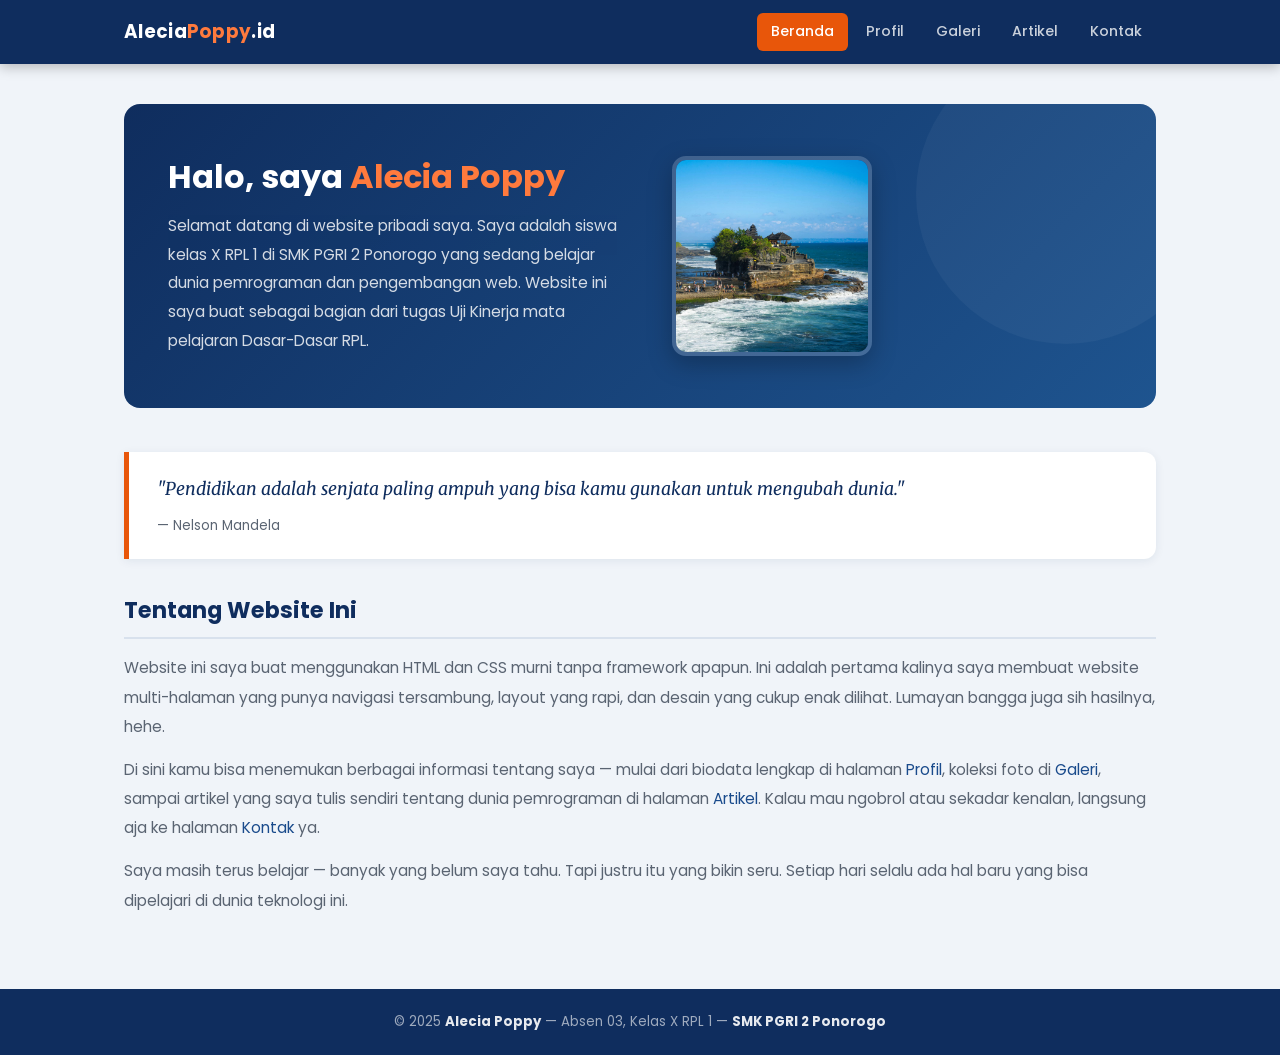
<file: database_alecia/index.html>
<!DOCTYPE html>
<html lang="id">
<head>
    <meta charset="UTF-8">
    <meta name="viewport" content="width=device-width, initial-scale=1.0">
    <title>Beranda — Website Alecia Poppy</title>
    <link rel="stylesheet" href="style.css">
</head>
<body>

    <header>
        <div class="header-dalam">
            <a href="index.html" class="logo-site">Alecia<span>Poppy</span>.id</a>
            <nav>
                <ul>
                    <li><a href="index.html" class="aktif">Beranda</a></li>
                    <li><a href="profil.html">Profil</a></li>
                    <li><a href="galeri.html">Galeri</a></li>
                    <li><a href="artikel.html">Artikel</a></li>
                    <li><a href="kontak.html">Kontak</a></li>
                </ul>
            </nav>
        </div>
    </header>

    <main>

        <!-- Hero / Banner -->
        <section class="hero-box">
            <div class="hero-teks">
                <h1>Halo, saya <span>Alecia Poppy</span> </h1>
                <p>
                    Selamat datang di website pribadi saya. Saya adalah siswa kelas X RPL 1
                    di SMK PGRI 2 Ponorogo yang sedang belajar dunia pemrograman dan
                    pengembangan web. Website ini saya buat sebagai bagian dari tugas
                    Uji Kinerja mata pelajaran Dasar-Dasar RPL.
                </p>
            </div>
            <div class="hero-foto">
                <img
                    src="img4.jpg"
                    alt="Pura Tanah Lot, Bali"
                >
            </div>
        </section>

        <div class="kotak-motivasi">
            <blockquote>
                "Pendidikan adalah senjata paling ampuh yang bisa kamu gunakan untuk mengubah dunia."
            </blockquote>
            <p class="sumber-kutipan">— Nelson Mandela</p>
        </div>

        <section class="tentang-saya">
            <h2>Tentang Website Ini</h2>
            <p>
                Website ini saya buat menggunakan HTML dan CSS murni tanpa framework apapun.
                Ini adalah pertama kalinya saya membuat website multi-halaman yang punya
                navigasi tersambung, layout yang rapi, dan desain yang cukup enak dilihat.
                Lumayan bangga juga sih hasilnya, hehe.
            </p>
            <p>
                Di sini kamu bisa menemukan berbagai informasi tentang saya — mulai dari
                biodata lengkap di halaman <a href="profil.html">Profil</a>, koleksi foto di
                <a href="galeri.html">Galeri</a>, sampai artikel yang saya tulis sendiri
                tentang dunia pemrograman di halaman <a href="artikel.html">Artikel</a>.
                Kalau mau ngobrol atau sekadar kenalan, langsung aja ke halaman
                <a href="kontak.html">Kontak</a> ya.
            </p>
            <p>
                Saya masih terus belajar — banyak yang belum saya tahu. Tapi justru itu
                yang bikin seru. Setiap hari selalu ada hal baru yang bisa dipelajari di
                dunia teknologi ini.
            </p>
        </section>

    </main>

    <footer>
        <p>
            &copy; 2025 <strong>Alecia Poppy</strong> &mdash; Absen 03, Kelas X RPL 1 &mdash;
            <strong>SMK PGRI 2 Ponorogo</strong>
        </p>
    </footer>

</body>
</html>
</file>
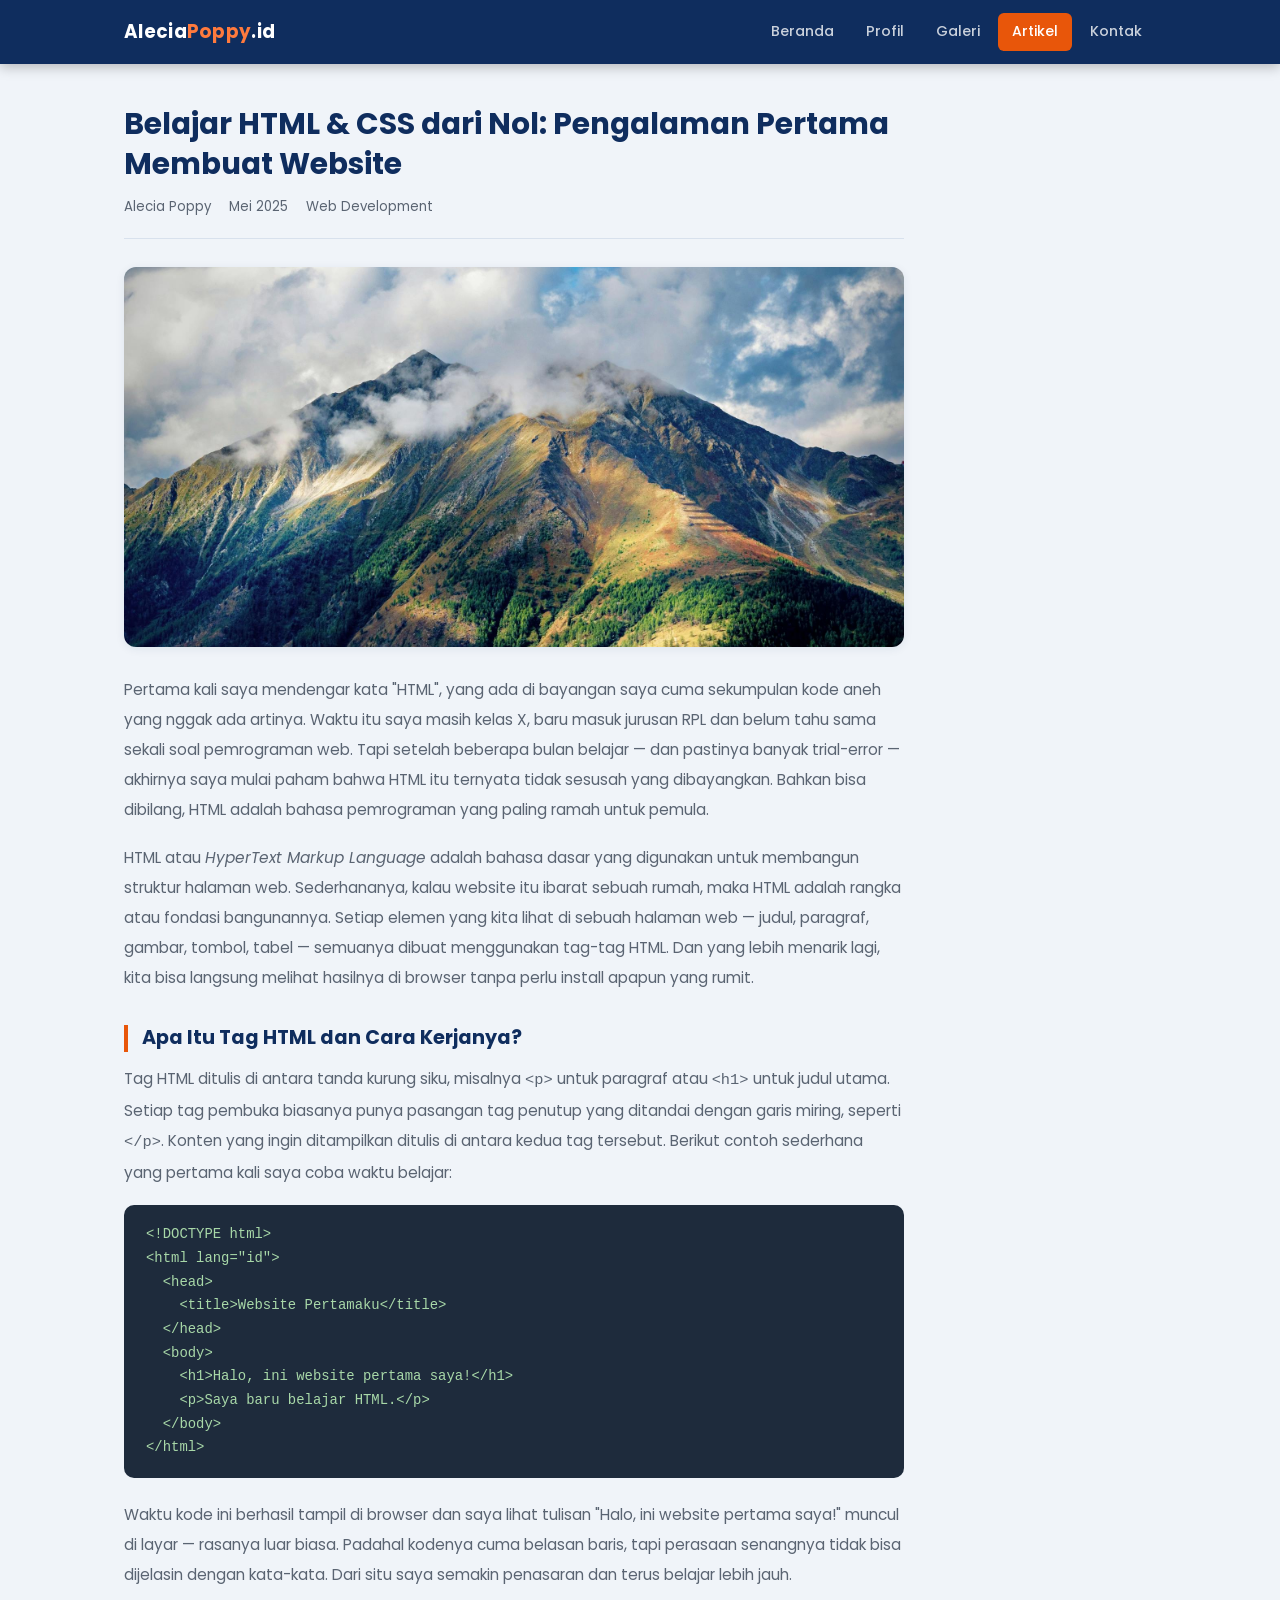
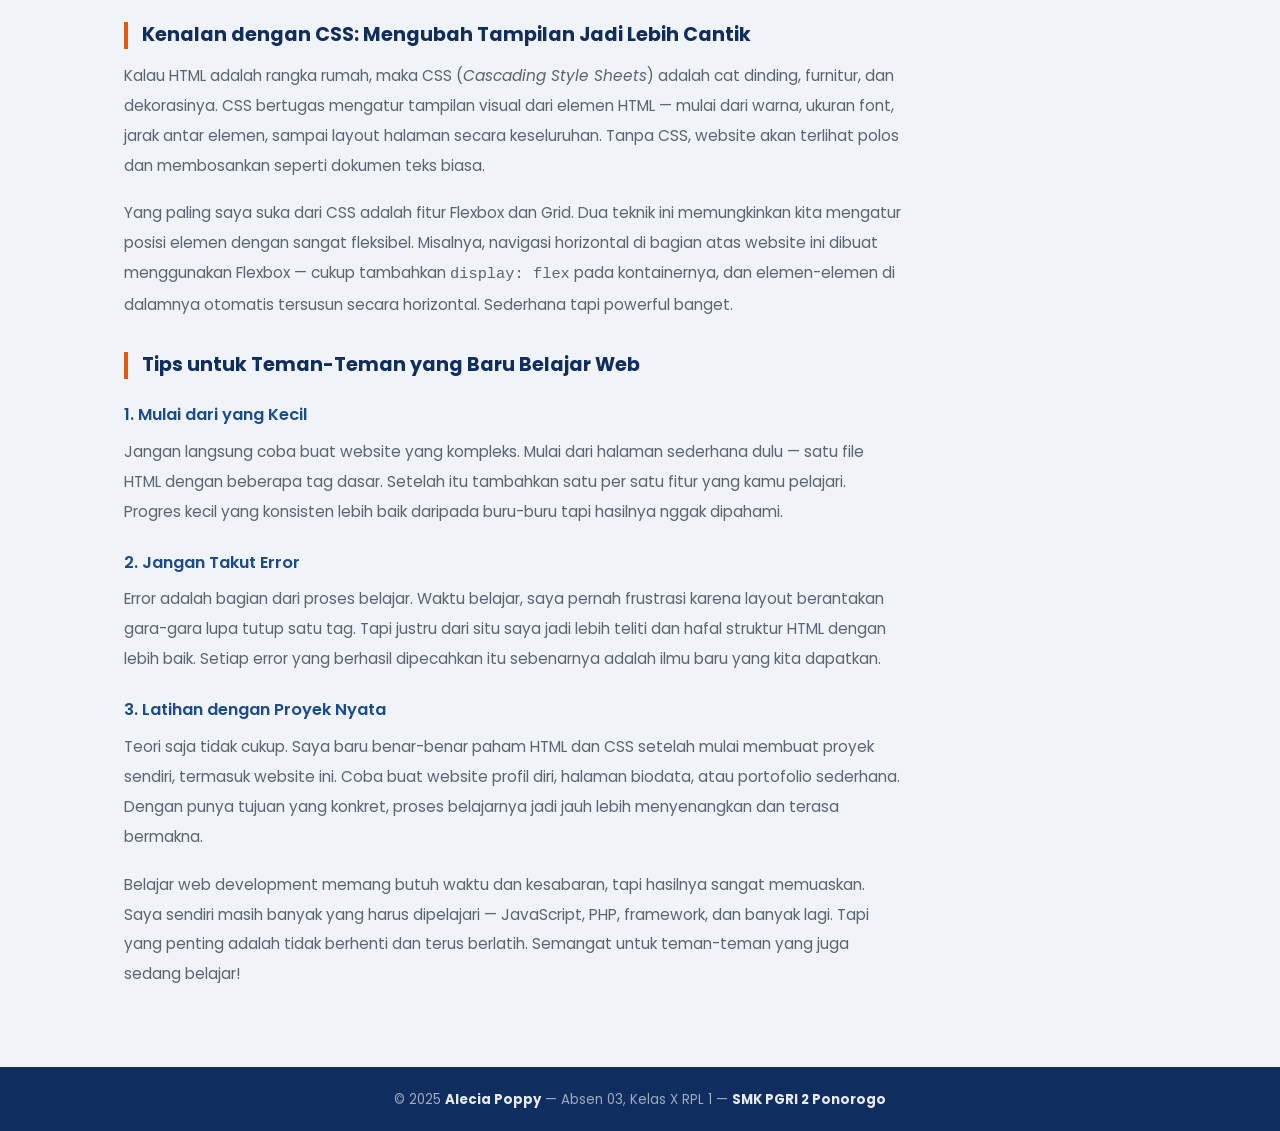
<file: database_alecia/artikel.html>
<!DOCTYPE html>
<html lang="id">
<head>
    <meta charset="UTF-8">
    <meta name="viewport" content="width=device-width, initial-scale=1.0">
    <title>Artikel — Website Alecia Poppy</title>
    <link rel="stylesheet" href="style.css">
</head>
<body>

    <header>
        <div class="header-dalam">
            <a href="index.html" class="logo-site">Alecia<span>Poppy</span>.id</a>
            <nav>
                <ul>
                    <li><a href="index.html">Beranda</a></li>
                    <li><a href="profil.html">Profil</a></li>
                    <li><a href="galeri.html">Galeri</a></li>
                    <li><a href="artikel.html" class="aktif">Artikel</a></li>
                    <li><a href="kontak.html">Kontak</a></li>
                </ul>
            </nav>
        </div>
    </header>

    <main>

        <div class="wrapper-artikel">

            <!-- Heading artikel -->
            <h1 class="judul-artikel">Belajar HTML & CSS dari Nol: Pengalaman Pertama Membuat Website</h1>

            <!-- Meta artikel -->
            <div class="meta-artikel">
                <span> Alecia Poppy</span>
                <span> Mei 2025</span>
                <span> Web Development</span>
            </div>

            <!-- Gambar utama artikel -->
            <img
                src="img5.jpg"
                alt="Belajar HTML dan CSS"
                class="gambar-artikel"
            >

            <!-- Paragraf pembuka -->
            <p>
                Pertama kali saya mendengar kata "HTML", yang ada di bayangan saya cuma sekumpulan
                kode aneh yang nggak ada artinya. Waktu itu saya masih kelas X, baru masuk jurusan
                RPL dan belum tahu sama sekali soal pemrograman web. Tapi setelah beberapa bulan
                belajar — dan pastinya banyak trial-error — akhirnya saya mulai paham bahwa HTML
                itu ternyata tidak sesusah yang dibayangkan. Bahkan bisa dibilang, HTML adalah
                bahasa pemrograman yang paling ramah untuk pemula.
            </p>

            <p>
                HTML atau <em>HyperText Markup Language</em> adalah bahasa dasar yang digunakan
                untuk membangun struktur halaman web. Sederhananya, kalau website itu ibarat
                sebuah rumah, maka HTML adalah rangka atau fondasi bangunannya. Setiap elemen
                yang kita lihat di sebuah halaman web — judul, paragraf, gambar, tombol, tabel —
                semuanya dibuat menggunakan tag-tag HTML. Dan yang lebih menarik lagi, kita bisa
                langsung melihat hasilnya di browser tanpa perlu install apapun yang rumit.
            </p>

            <!-- Sub-heading 1 -->
            <h2>Apa Itu Tag HTML dan Cara Kerjanya?</h2>

            <p>
                Tag HTML ditulis di antara tanda kurung siku, misalnya <code>&lt;p&gt;</code>
                untuk paragraf atau <code>&lt;h1&gt;</code> untuk judul utama. Setiap tag
                pembuka biasanya punya pasangan tag penutup yang ditandai dengan garis miring,
                seperti <code>&lt;/p&gt;</code>. Konten yang ingin ditampilkan ditulis di antara
                kedua tag tersebut. Berikut contoh sederhana yang pertama kali saya coba waktu
                belajar:
            </p>

            <div class="contoh-kode">
&lt;!DOCTYPE html&gt;<br>
&lt;html lang="id"&gt;<br>
&nbsp;&nbsp;&lt;head&gt;<br>
&nbsp;&nbsp;&nbsp;&nbsp;&lt;title&gt;Website Pertamaku&lt;/title&gt;<br>
&nbsp;&nbsp;&lt;/head&gt;<br>
&nbsp;&nbsp;&lt;body&gt;<br>
&nbsp;&nbsp;&nbsp;&nbsp;&lt;h1&gt;Halo, ini website pertama saya!&lt;/h1&gt;<br>
&nbsp;&nbsp;&nbsp;&nbsp;&lt;p&gt;Saya baru belajar HTML.&lt;/p&gt;<br>
&nbsp;&nbsp;&lt;/body&gt;<br>
&lt;/html&gt;
            </div>

            <p>
                Waktu kode ini berhasil tampil di browser dan saya lihat tulisan "Halo, ini website
                pertama saya!" muncul di layar — rasanya luar biasa. Padahal kodenya cuma belasan
                baris, tapi perasaan senangnya tidak bisa dijelasin dengan kata-kata. Dari situ
                saya semakin penasaran dan terus belajar lebih jauh.
            </p>

            <!-- Sub-heading 2 -->
            <h2>Kenalan dengan CSS: Mengubah Tampilan Jadi Lebih Cantik</h2>

            <p>
                Kalau HTML adalah rangka rumah, maka CSS (<em>Cascading Style Sheets</em>) adalah
                cat dinding, furnitur, dan dekorasinya. CSS bertugas mengatur tampilan visual dari
                elemen HTML — mulai dari warna, ukuran font, jarak antar elemen, sampai layout
                halaman secara keseluruhan. Tanpa CSS, website akan terlihat polos dan membosankan
                seperti dokumen teks biasa.
            </p>

            <p>
                Yang paling saya suka dari CSS adalah fitur Flexbox dan Grid. Dua teknik ini
                memungkinkan kita mengatur posisi elemen dengan sangat fleksibel. Misalnya,
                navigasi horizontal di bagian atas website ini dibuat menggunakan Flexbox —
                cukup tambahkan <code>display: flex</code> pada kontainernya, dan elemen-elemen
                di dalamnya otomatis tersusun secara horizontal. Sederhana tapi powerful banget.
            </p>

            <!-- Sub-heading 3 -->
            <h2>Tips untuk Teman-Teman yang Baru Belajar Web</h2>

            <h3>1. Mulai dari yang Kecil</h3>
            <p>
                Jangan langsung coba buat website yang kompleks. Mulai dari halaman sederhana
                dulu — satu file HTML dengan beberapa tag dasar. Setelah itu tambahkan satu per
                satu fitur yang kamu pelajari. Progres kecil yang konsisten lebih baik daripada
                buru-buru tapi hasilnya nggak dipahami.
            </p>

            <h3>2. Jangan Takut Error</h3>
            <p>
                Error adalah bagian dari proses belajar. Waktu belajar, saya pernah frustrasi
                karena layout berantakan gara-gara lupa tutup satu tag. Tapi justru dari situ
                saya jadi lebih teliti dan hafal struktur HTML dengan lebih baik. Setiap error
                yang berhasil dipecahkan itu sebenarnya adalah ilmu baru yang kita dapatkan.
            </p>

            <h3>3. Latihan dengan Proyek Nyata</h3>
            <p>
                Teori saja tidak cukup. Saya baru benar-benar paham HTML dan CSS setelah mulai
                membuat proyek sendiri, termasuk website ini. Coba buat website profil diri,
                halaman biodata, atau portofolio sederhana. Dengan punya tujuan yang konkret,
                proses belajarnya jadi jauh lebih menyenangkan dan terasa bermakna.
            </p>

            <p>
                Belajar web development memang butuh waktu dan kesabaran, tapi hasilnya sangat
                memuaskan. Saya sendiri masih banyak yang harus dipelajari — JavaScript, PHP,
                framework, dan banyak lagi. Tapi yang penting adalah tidak berhenti dan terus
                berlatih. Semangat untuk teman-teman yang juga sedang belajar! 
            </p>

        </div>

    </main>

    <footer>
        <p>
            &copy; 2025 <strong>Alecia Poppy</strong> &mdash; Absen 03, Kelas X RPL 1 &mdash;
            <strong>SMK PGRI 2 Ponorogo</strong>
        </p>
    </footer>

</body>
</html>
</file>
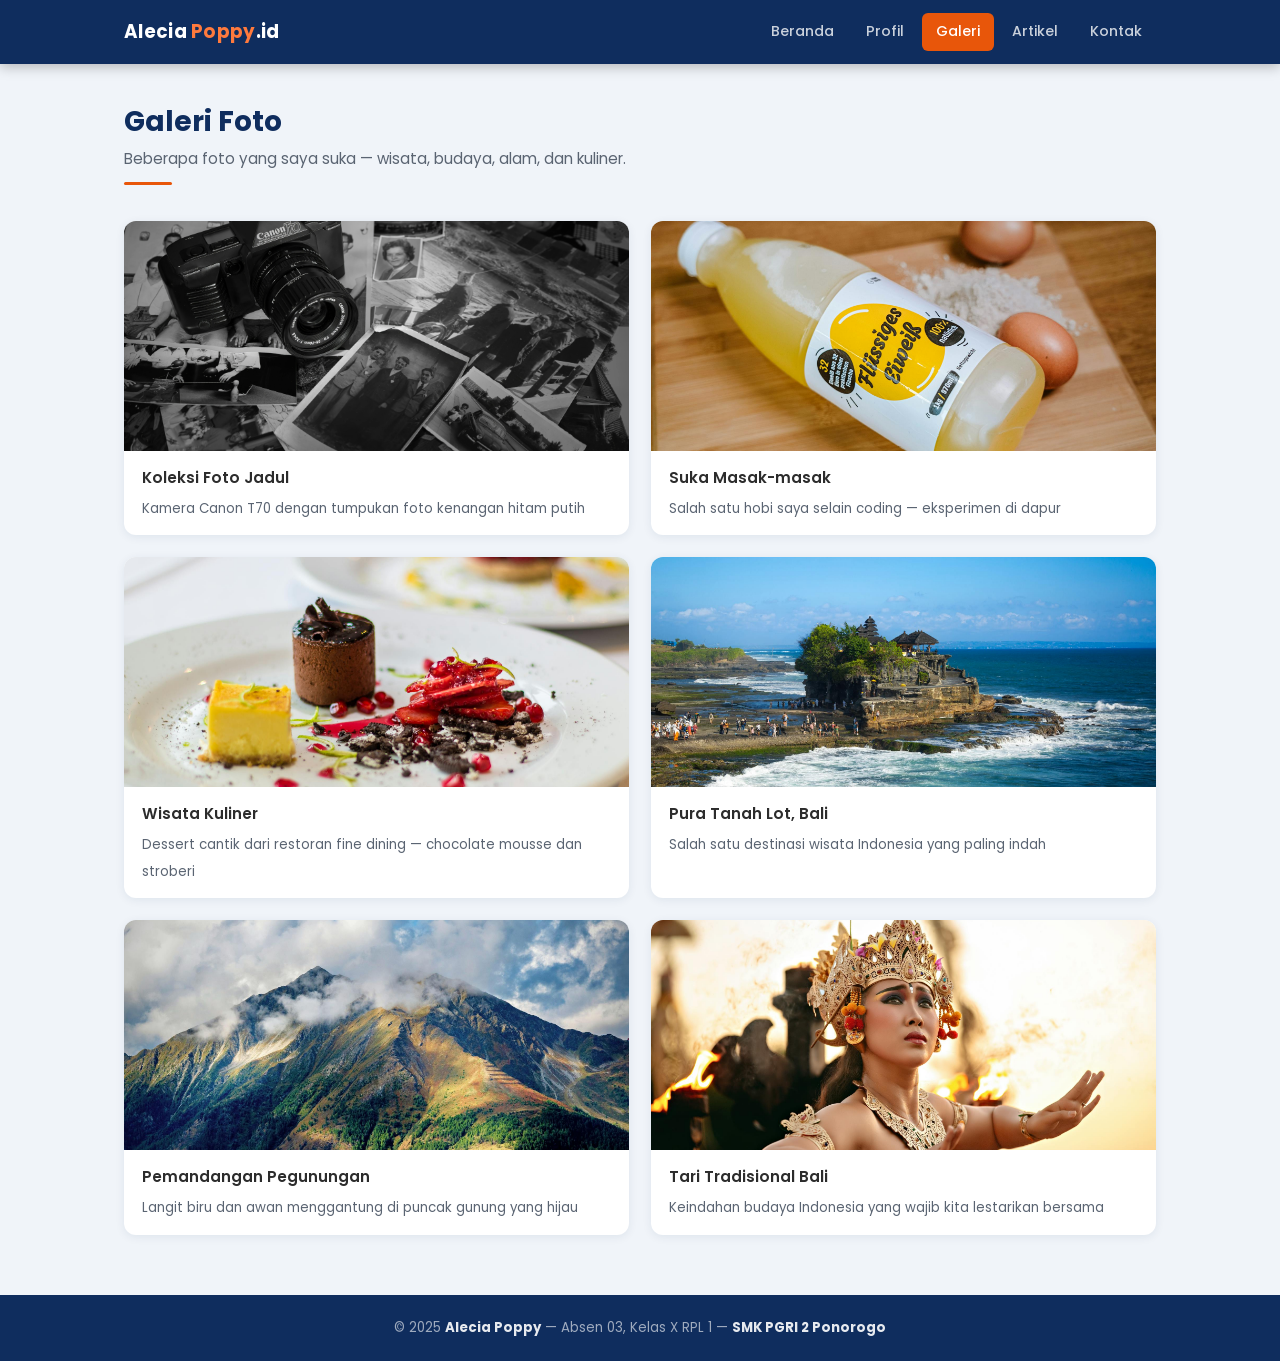
<file: database_alecia/galeri.html>
<!DOCTYPE html>
<html lang="id">
<head>
    <meta charset="UTF-8">
    <meta name="viewport" content="width=device-width, initial-scale=1.0">
    <title>Galeri — Website Alecia Poppy</title>
    <link rel="stylesheet" href="style.css">
</head>
<body>

    <header>
        <div class="header-dalam">
            <a href="index.html" class="logo-site">Alecia <span>Poppy</span>.id</a>
            <nav>
                <ul>
                    <li><a href="index.html">Beranda</a></li>
                    <li><a href="profil.html">Profil</a></li>
                    <li><a href="galeri.html" class="aktif">Galeri</a></li>
                    <li><a href="artikel.html">Artikel</a></li>
                    <li><a href="kontak.html">Kontak</a></li>
                </ul>
            </nav>
        </div>
    </header>

    <main>

        <div class="judul-halaman">
            <h1>Galeri Foto</h1>
            <p>Beberapa foto yang saya suka — wisata, budaya, alam, dan kuliner.</p>
            <div class="garis-aksen"></div>
        </div>

        <!-- Grid galeri — menggunakan CSS Grid sesuai ketentuan -->
        <div class="grid-galeri">

            <div class="item-galeri">
                <img src="img1.jpg" alt="Kamera dan foto jadul">
                <div class="keterangan-foto">
                    <strong>Koleksi Foto Jadul</strong>
                    <span>Kamera Canon T70 dengan tumpukan foto kenangan hitam putih</span>
                </div>
            </div>

            <div class="item-galeri">
                <img src="img2.jpg" alt="Bahan masakan telur">
                <div class="keterangan-foto">
                    <strong>Suka Masak-masak</strong>
                    <span>Salah satu hobi saya selain coding — eksperimen di dapur</span>
                </div>
            </div>

            <div class="item-galeri">
                <img src="img3.jpg" alt="Dessert fine dining">
                <div class="keterangan-foto">
                    <strong>Wisata Kuliner</strong>
                    <span>Dessert cantik dari restoran fine dining — chocolate mousse dan stroberi</span>
                </div>
            </div>

            <div class="item-galeri">
                <img src="img4.jpg" alt="Pura Tanah Lot Bali">
                <div class="keterangan-foto">
                    <strong>Pura Tanah Lot, Bali</strong>
                    <span>Salah satu destinasi wisata Indonesia yang paling indah</span>
                </div>
            </div>

            <div class="item-galeri">
                <img src="img5.jpg" alt="Pemandangan pegunungan">
                <div class="keterangan-foto">
                    <strong>Pemandangan Pegunungan</strong>
                    <span>Langit biru dan awan menggantung di puncak gunung yang hijau</span>
                </div>
            </div>

            <div class="item-galeri">
                <img src="img6.jpg" alt="Penari Bali">
                <div class="keterangan-foto">
                    <strong>Tari Tradisional Bali</strong>
                    <span>Keindahan budaya Indonesia yang wajib kita lestarikan bersama</span>
                </div>
            </div>

        </div>

    </main>

    <footer>
        <p>
            &copy; 2025 <strong>Alecia Poppy</strong> &mdash; Absen 03, Kelas X RPL 1 &mdash;
            <strong>SMK PGRI 2 Ponorogo</strong>
        </p>
    </footer>

</body>
</html>
</file>
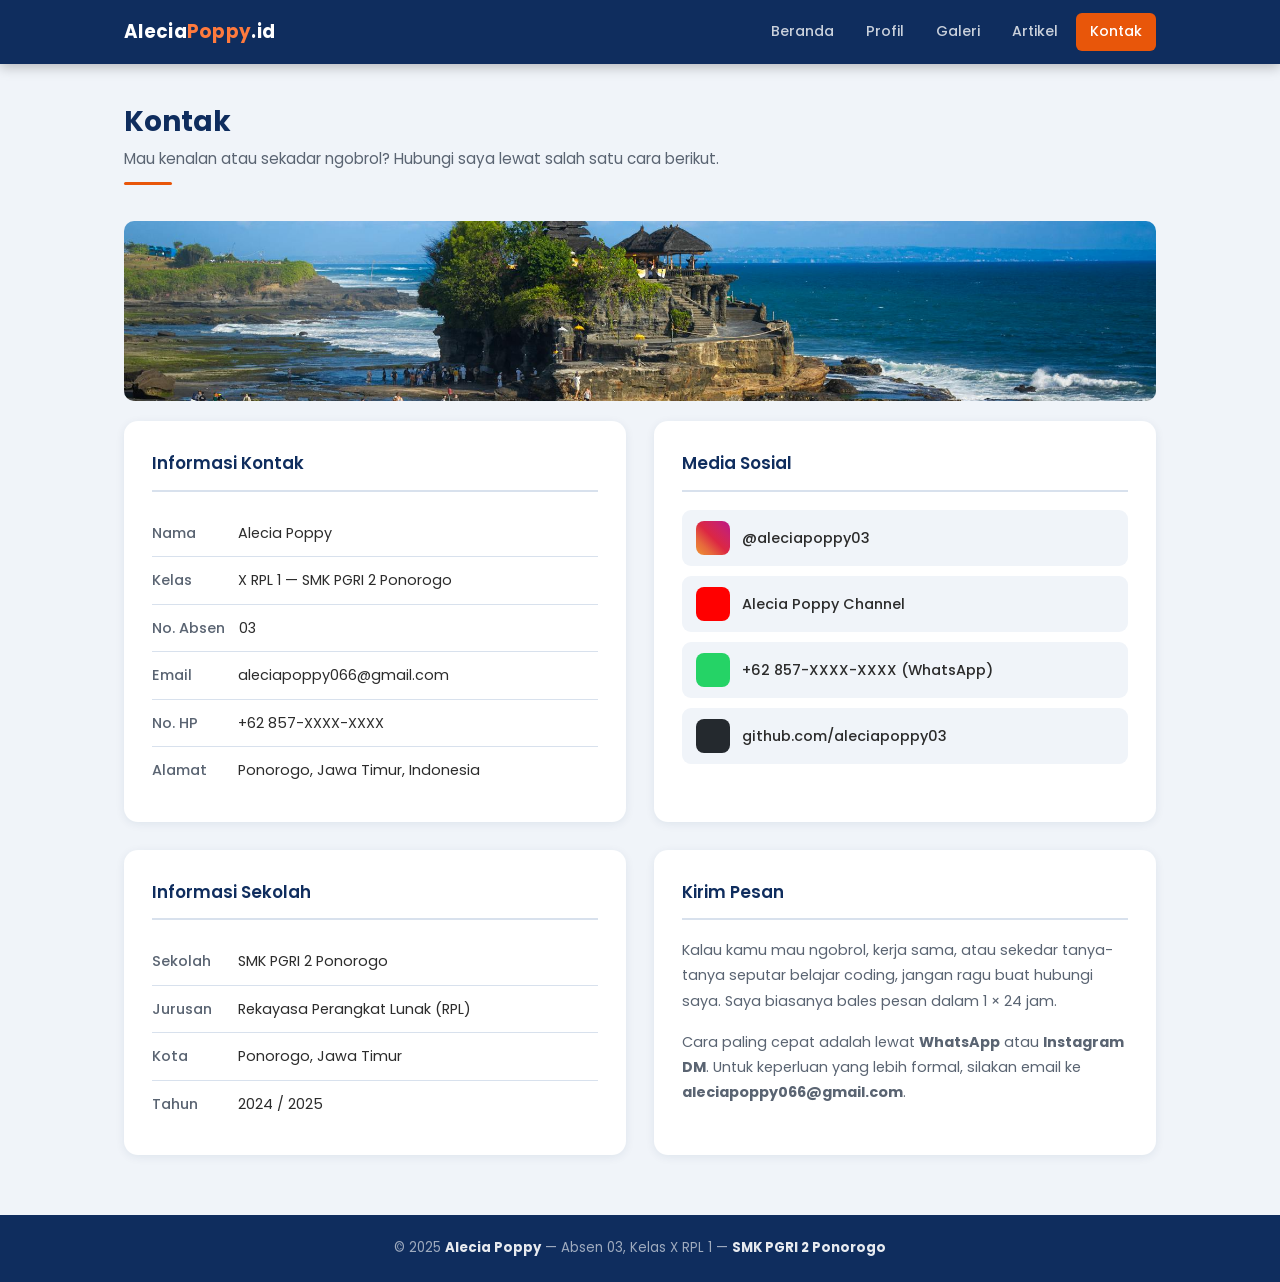
<file: database_alecia/kontak.html>
<!DOCTYPE html>
<html lang="id">
<head>
    <meta charset="UTF-8">
    <meta name="viewport" content="width=device-width, initial-scale=1.0">
    <title>Kontak — Website Alecia Poppy</title>
    <link rel="stylesheet" href="style.css">
</head>
<body>

    <header>
        <div class="header-dalam">
            <a href="index.html" class="logo-site">Alecia<span>Poppy</span>.id</a>
            <nav>
                <ul>
                    <li><a href="index.html">Beranda</a></li>
                    <li><a href="profil.html">Profil</a></li>
                    <li><a href="galeri.html">Galeri</a></li>
                    <li><a href="artikel.html">Artikel</a></li>
                    <li><a href="kontak.html" class="aktif">Kontak</a></li>
                </ul>
            </nav>
        </div>
    </header>

    <main>

        <div class="judul-halaman">
            <h1>Kontak</h1>
            <p>Mau kenalan atau sekadar ngobrol? Hubungi saya lewat salah satu cara berikut.</p>
            <div class="garis-aksen"></div>
        </div>

        <img
            src="img4.jpg"
            alt="Wisata Bali"
            class="gambar-kontak"
        >

        <div class="grid-kontak">

            <div class="kartu-kontak">
                <h3> Informasi Kontak</h3>
                <ul class="daftar-kontak">
                    <li>
                        <span class="label">Nama</span>
                        <span class="isi">Alecia Poppy</span>
                    </li>
                    <li>
                        <span class="label">Kelas</span>
                        <span class="isi">X RPL 1 — SMK PGRI 2 Ponorogo</span>
                    </li>
                    <li>
                        <span class="label">No. Absen</span>
                        <span class="isi">03</span>
                    </li>
                    <li>
                        <span class="label">Email</span>
                        <span class="isi">aleciapoppy066@gmail.com</span>
                    </li>
                    <li>
                        <span class="label">No. HP</span>
                        <span class="isi">+62 857-XXXX-XXXX</span>
                    </li>
                    <li>
                        <span class="label">Alamat</span>
                        <span class="isi">Ponorogo, Jawa Timur, Indonesia</span>
                    </li>
                </ul>
            </div>

            <div class="kartu-kontak">
                <h3> Media Sosial</h3>

                <a href="#" class="link-sosmed">
                    <span class="ikon-sosmed ig"></span>
                    <span>@aleciapoppy03</span>
                </a>

                <a href="#" class="link-sosmed">
                    <span class="ikon-sosmed yt"></span>
                    <span>Alecia Poppy Channel</span>
                </a>

                <a href="#" class="link-sosmed">
                    <span class="ikon-sosmed wa"></span>
                    <span>+62 857-XXXX-XXXX (WhatsApp)</span>
                </a>

                <a href="#" class="link-sosmed">
                    <span class="ikon-sosmed gh"></span>
                    <span>github.com/aleciapoppy03</span>
                </a>

            </div>

            <div class="kartu-kontak">
                <h3> Informasi Sekolah</h3>
                <ul class="daftar-kontak">
                    <li>
                        <span class="label">Sekolah</span>
                        <span class="isi">SMK PGRI 2 Ponorogo</span>
                    </li>
                    <li>
                        <span class="label">Jurusan</span>
                        <span class="isi">Rekayasa Perangkat Lunak (RPL)</span>
                    </li>
                    <li>
                        <span class="label">Kota</span>
                        <span class="isi">Ponorogo, Jawa Timur</span>
                    </li>
                    <li>
                        <span class="label">Tahun</span>
                        <span class="isi">2024 / 2025</span>
                    </li>
                </ul>
            </div>

            <div class="kartu-kontak">
                <h3> Kirim Pesan</h3>
                <p style="font-size: 0.9rem; color: var(--teks-abu); line-height: 1.75; margin-bottom: 16px;">
                    Kalau kamu mau ngobrol, kerja sama, atau sekedar tanya-tanya seputar
                    belajar coding, jangan ragu buat hubungi saya. Saya biasanya bales
                    pesan dalam 1 × 24 jam.
                </p>
                <p style="font-size: 0.9rem; color: var(--teks-abu); line-height: 1.75;">
                    Cara paling cepat adalah lewat <strong>WhatsApp</strong> atau
                    <strong>Instagram DM</strong>. Untuk keperluan yang lebih formal,
                    silakan email ke <strong>aleciapoppy066@gmail.com</strong>.
                </p>
            </div>

        </div>

    </main>

    <footer>
        <p>
            &copy; 2025 <strong>Alecia Poppy</strong> &mdash; Absen 03, Kelas X RPL 1 &mdash;
            <strong>SMK PGRI 2 Ponorogo</strong>
        </p>
    </footer>

</body>
</html>
</file>
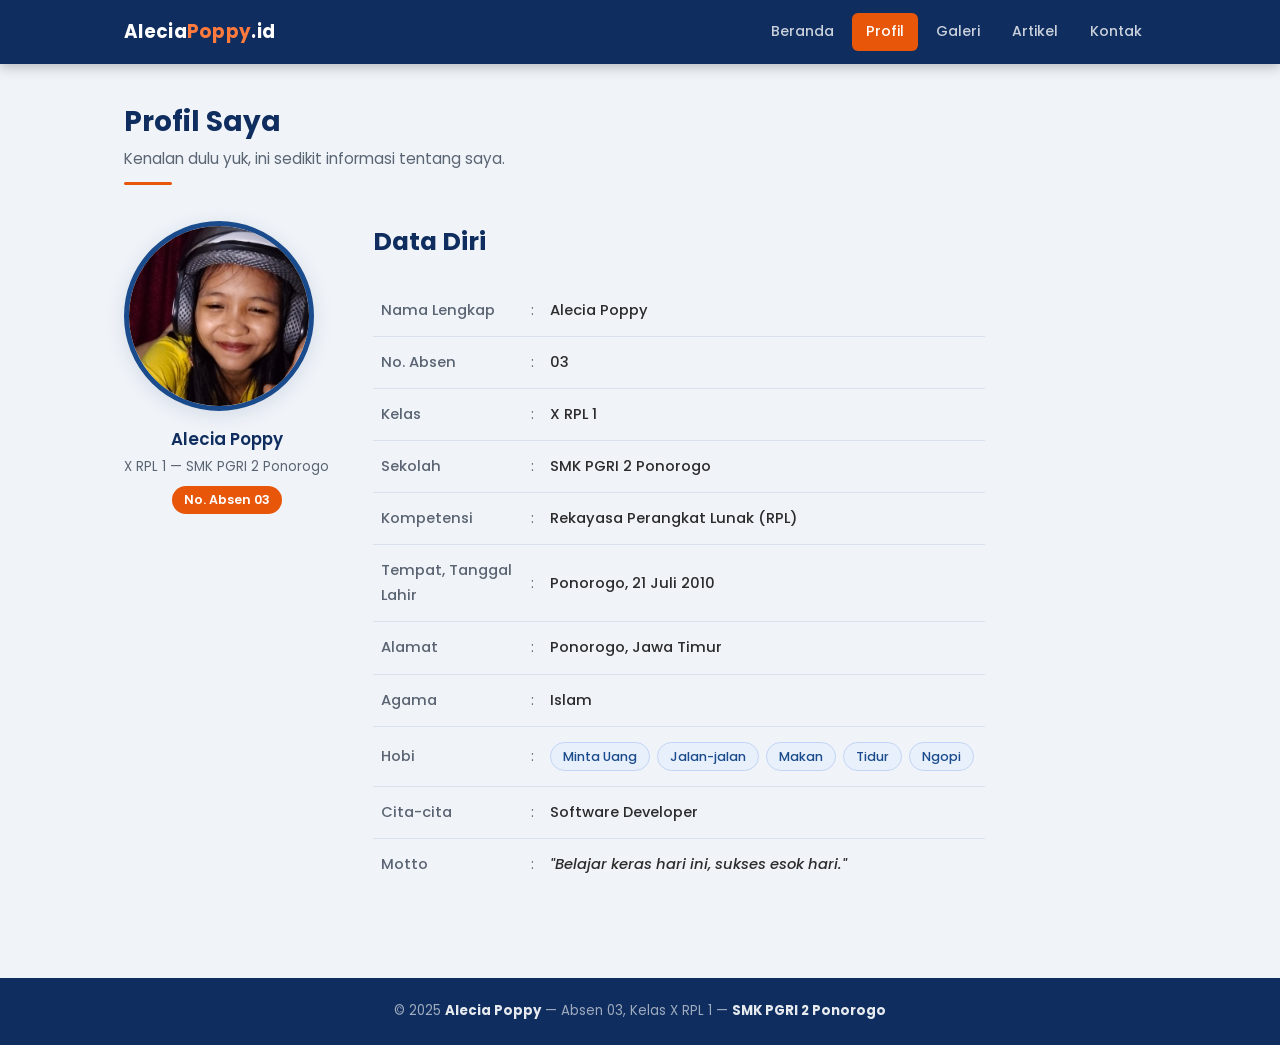
<file: database_alecia/profil.html>
<!DOCTYPE html>
<html lang="id">
<head>
    <meta charset="UTF-8">
    <meta name="viewport" content="width=device-width, initial-scale=1.0">
    <title>Profil — Website Alecia Poppy</title>
    <link rel="stylesheet" href="style.css">
</head>
<body>

    <header>
        <div class="header-dalam">
            <a href="index.html" class="logo-site">Alecia<span>Poppy</span>.id</a>
            <nav>
                <ul>
                    <li><a href="index.html">Beranda</a></li>
                    <li><a href="profil.html" class="aktif">Profil</a></li>
                    <li><a href="galeri.html">Galeri</a></li>
                    <li><a href="artikel.html">Artikel</a></li>
                    <li><a href="kontak.html">Kontak</a></li>
                </ul>
            </nav>
        </div>
    </header>

    <main>

        <div class="judul-halaman">
            <h1>Profil Saya</h1>
            <p>Kenalan dulu yuk, ini sedikit informasi tentang saya.</p>
            <div class="garis-aksen"></div>
        </div>

        <div class="profil-layout">

            <div class="profil-kiri">
                <img
                    src="img7.jpg"
                    alt="Foto profil Alecia Poppy"
                >
                <p class="nama-profil">Alecia Poppy</p>
                <p class="kelas-profil">X RPL 1 &mdash; SMK PGRI 2 Ponorogo</p>
                <span class="absen-badge">No. Absen 03</span>
            </div>

            <div class="profil-kanan">
                <h2>Data Diri</h2>

                <table class="tabel-biodata">
                    <tr>
                        <td>Nama Lengkap</td>
                        <td>:</td>
                        <td>Alecia Poppy</td>
                    </tr>
                    <tr>
                        <td>No. Absen</td>
                        <td>:</td>
                        <td>03</td>
                    </tr>
                    <tr>
                        <td>Kelas</td>
                        <td>:</td>
                        <td>X RPL 1</td>
                    </tr>
                    <tr>
                        <td>Sekolah</td>
                        <td>:</td>
                        <td>SMK PGRI 2 Ponorogo</td>
                    </tr>
                    <tr>
                        <td>Kompetensi</td>
                        <td>:</td>
                        <td>Rekayasa Perangkat Lunak (RPL)</td>
                    </tr>
                    <tr>
                        <td>Tempat, Tanggal Lahir</td>
                        <td>:</td>
                        <td>Ponorogo, 21 Juli 2010</td>
                    </tr>
                    <tr>
                        <td>Alamat</td>
                        <td>:</td>
                        <td>Ponorogo, Jawa Timur</td>
                    </tr>
                    <tr>
                        <td>Agama</td>
                        <td>:</td>
                        <td>Islam</td>
                    </tr>
                    <tr>
                        <td>Hobi</td>
                        <td>:</td>
                        <td>
                            <span class="tag-hobi">Minta Uang</span>
                            <span class="tag-hobi">Jalan-jalan</span>
                            <span class="tag-hobi">Makan </span>
                            <span class="tag-hobi">Tidur</span>
                            <span class="tag-hobi">Ngopi</span>
                        </td>
                    </tr>
                    <tr>
                        <td>Cita-cita</td>
                        <td>:</td>
                        <td>Software Developer</td>
                    </tr>
                    <tr>
                        <td>Motto</td>
                        <td>:</td>
                        <td><em>"Belajar keras hari ini, sukses esok hari."</em></td>
                    </tr>
                </table>

            </div>
        </div>

    </main>

    <footer>
        <p>
            &copy; 2025 <strong>Alecia Poppy</strong> &mdash; Absen 03, Kelas X RPL 1 &mdash;
            <strong>SMK PGRI 2 Ponorogo</strong>
        </p>
    </footer>

</body>
</html>
</file>
<file: database_alecia/style.css>
/* =============================================
   style.css — Website Alecia Poppy | X RPL 1
   SMK PGRI 2 Ponorogo
   ============================================= */

@import url('https://fonts.googleapis.com/css2?family=Poppins:ital,wght@0,300;0,400;0,500;0,600;0,700;1,400&family=Merriweather:ital,wght@0,400;0,700;1,400&display=swap');

/* ---- CSS Variables ---- */
:root {
    --biru-tua: #0f2d5e;
    --biru: #1a4b8c;
    --aksen: #e8560a;
    --aksen-muda: #ff7a3d;
    --bg: #f0f4f9;
    --putih: #ffffff;
    --teks: #2c2c2c;
    --teks-abu: #5a6472;
    --border: #d8e1ed;
    --shadow-ringan: 0 2px 10px rgba(15, 45, 94, 0.08);
    --shadow-sedang: 0 4px 20px rgba(15, 45, 94, 0.12);
}

/* ---- Reset & Base ---- */
* {
    margin: 0;
    padding: 0;
    box-sizing: border-box;
}

body {
    font-family: 'Poppins', sans-serif;
    background-color: var(--bg);
    color: var(--teks);
    line-height: 1.7;
    min-height: 100vh;
    display: flex;
    flex-direction: column;
}

img {
    max-width: 100%;
    display: block;
}

a {
    color: var(--biru);
    text-decoration: none;
}

ul {
    list-style: none;
}

/* =============================================
   HEADER & NAVIGASI
   ============================================= */
header {
    background-color: var(--biru-tua);
    position: sticky;
    top: 0;
    z-index: 999;
    box-shadow: 0 3px 12px rgba(0, 0, 0, 0.25);
}

.header-dalam {
    max-width: 1080px;
    margin: 0 auto;
    padding: 0 24px;
    height: 64px;
    display: flex;
    align-items: center;
    justify-content: space-between;
}

.logo-site {
    font-size: 1.15rem;
    font-weight: 700;
    color: var(--putih);
    letter-spacing: 0.3px;
}

.logo-site span {
    color: var(--aksen-muda);
}

/* Navigasi pakai Flexbox — sesuai ketentuan */
nav ul {
    display: flex;
    align-items: center;
    gap: 4px;
}

nav ul li a {
    color: rgba(255, 255, 255, 0.78);
    font-size: 0.88rem;
    font-weight: 500;
    padding: 7px 14px;
    border-radius: 6px;
    transition: background-color 0.2s ease, color 0.2s ease;
    display: block;
}

/* Hover effect pada navigasi — sesuai ketentuan */
nav ul li a:hover {
    background-color: var(--aksen);
    color: var(--putih);
}

nav ul li a.aktif {
    background-color: var(--aksen);
    color: var(--putih);
}

/* =============================================
   MAIN CONTENT WRAPPER
   ============================================= */
main {
    flex: 1;
    max-width: 1080px;
    margin: 0 auto;
    width: 100%;
    padding: 40px 24px 60px;
}

/* =============================================
   FOOTER
   ============================================= */
footer {
    background-color: var(--biru-tua);
    color: rgba(255, 255, 255, 0.6);
    text-align: center;
    padding: 22px 20px;
    font-size: 0.83rem;
    margin-top: auto;
}

footer strong {
    color: rgba(255, 255, 255, 0.9);
}

footer a {
    color: var(--aksen-muda);
}

/* =============================================
   KOMPONEN UMUM
   ============================================= */
.judul-halaman {
    margin-bottom: 36px;
}

.judul-halaman h1 {
    font-size: 1.75rem;
    color: var(--biru-tua);
    font-weight: 700;
    margin-bottom: 6px;
    line-height: 1.3;
}

.judul-halaman p {
    color: var(--teks-abu);
    font-size: 0.95rem;
}

.garis-aksen {
    width: 48px;
    height: 3px;
    background-color: var(--aksen);
    border-radius: 2px;
    margin-top: 10px;
}

/* =============================================
   HALAMAN BERANDA (index.html)
   ============================================= */
.hero-box {
    background: linear-gradient(135deg, var(--biru-tua) 0%, #1e548f 100%);
    border-radius: 16px;
    padding: 52px 44px;
    color: var(--putih);
    display: flex;
    align-items: center;
    gap: 44px;
    margin-bottom: 44px;
    overflow: hidden;
    position: relative;
}

.hero-box::before {
    content: '';
    position: absolute;
    top: -60px;
    right: -60px;
    width: 300px;
    height: 300px;
    border-radius: 50%;
    background: rgba(255,255,255,0.04);
    pointer-events: none;
}

.hero-teks h1 {
    font-size: 2rem;
    font-weight: 700;
    line-height: 1.3;
    margin-bottom: 14px;
}

.hero-teks h1 span {
    color: var(--aksen-muda);
}

.hero-teks p {
    font-size: 0.97rem;
    opacity: 0.82;
    line-height: 1.85;
    max-width: 460px;
}

.hero-foto {
    flex-shrink: 0;
}

.hero-foto img {
    width: 200px;
    height: 200px;
    border-radius: 14px;
    object-fit: cover;
    border: 4px solid rgba(255, 255, 255, 0.18);
    box-shadow: 0 8px 24px rgba(0,0,0,0.25);
}

/* Quote motivasi */
.kotak-motivasi {
    background: var(--putih);
    border-left: 5px solid var(--aksen);
    border-radius: 0 12px 12px 0;
    padding: 22px 28px;
    box-shadow: var(--shadow-ringan);
    margin: 32px 0;
}

.kotak-motivasi blockquote {
    font-family: 'Merriweather', serif;
    font-size: 1.1rem;
    font-style: italic;
    color: var(--biru-tua);
    line-height: 1.75;
}

.kotak-motivasi .sumber-kutipan {
    margin-top: 10px;
    font-size: 0.83rem;
    color: var(--teks-abu);
    font-style: normal;
}

.tentang-saya h2 {
    font-size: 1.4rem;
    color: var(--biru-tua);
    margin-bottom: 14px;
    padding-bottom: 8px;
    border-bottom: 2px solid var(--border);
}

.tentang-saya p {
    color: var(--teks-abu);
    line-height: 1.9;
    margin-bottom: 14px;
    font-size: 0.96rem;
}

/* =============================================
   HALAMAN PROFIL (profil.html)
   ============================================= */
.profil-layout {
    display: flex;
    gap: 44px;
    align-items: flex-start;
}

.profil-kiri {
    flex-shrink: 0;
    text-align: center;
}

.profil-kiri img {
    width: 190px;
    height: 190px;
    border-radius: 50%;
    object-fit: cover;
    border: 5px solid var(--biru);
    box-shadow: var(--shadow-sedang);
}

.profil-kiri .nama-profil {
    margin-top: 14px;
    font-weight: 600;
    color: var(--biru-tua);
    font-size: 1.05rem;
}

.profil-kiri .kelas-profil {
    font-size: 0.83rem;
    color: var(--teks-abu);
    margin-top: 2px;
}

.profil-kiri .absen-badge {
    display: inline-block;
    background-color: var(--aksen);
    color: var(--putih);
    font-size: 0.78rem;
    font-weight: 600;
    padding: 3px 12px;
    border-radius: 20px;
    margin-top: 8px;
}

.profil-kanan h2 {
    font-size: 1.55rem;
    color: var(--biru-tua);
    margin-bottom: 22px;
    font-weight: 700;
}

/* Tabel biodata */
.tabel-biodata {
    width: 100%;
    border-collapse: collapse;
    margin-bottom: 28px;
}

.tabel-biodata tr {
    border-bottom: 1px solid var(--border);
}

.tabel-biodata tr:last-child {
    border-bottom: none;
}

.tabel-biodata td {
    padding: 13px 8px;
    font-size: 0.92rem;
    vertical-align: middle;
}

.tabel-biodata td:first-child {
    color: var(--teks-abu);
    font-weight: 500;
    width: 150px;
}

.tabel-biodata td:nth-child(2) {
    color: var(--teks-abu);
    width: 16px;
    text-align: center;
}

.tabel-biodata td:last-child {
    color: var(--teks);
    font-weight: 500;
}

.tag-hobi {
    display: inline-block;
    background-color: #e8f0fc;
    color: var(--biru);
    border: 1px solid #c2d4f5;
    padding: 3px 12px;
    border-radius: 20px;
    font-size: 0.8rem;
    font-weight: 500;
    margin: 2px 3px 2px 0;
}

/* =============================================
   HALAMAN GALERI (galeri.html)
   ============================================= */
.grid-galeri {
    display: grid;
    grid-template-columns: repeat(2, 1fr);
    gap: 22px;
}

.item-galeri {
    background: var(--putih);
    border-radius: 12px;
    overflow: hidden;
    box-shadow: var(--shadow-ringan);
    transition: transform 0.25s ease, box-shadow 0.25s ease;
}

.item-galeri:hover {
    transform: translateY(-5px);
    box-shadow: var(--shadow-sedang);
}

.item-galeri img {
    width: 100%;
    height: 230px;
    object-fit: cover;
}

.keterangan-foto {
    padding: 14px 18px;
}

.keterangan-foto strong {
    display: block;
    font-size: 0.95rem;
    color: var(--teks);
    font-weight: 600;
    margin-bottom: 3px;
}

.keterangan-foto span {
    font-size: 0.83rem;
    color: var(--teks-abu);
}

.wrapper-artikel {
    max-width: 780px;
}

.judul-artikel {
    font-size: 1.85rem;
    color: var(--biru-tua);
    font-weight: 700;
    line-height: 1.35;
    margin-bottom: 12px;
}

.meta-artikel {
    display: flex;
    gap: 18px;
    font-size: 0.83rem;
    color: var(--teks-abu);
    margin-bottom: 28px;
    padding-bottom: 20px;
    border-bottom: 1px solid var(--border);
}

.meta-artikel span {
    display: flex;
    align-items: center;
    gap: 5px;
}

.gambar-artikel {
    width: 100%;
    border-radius: 12px;
    margin: 6px 0 28px;
    box-shadow: var(--shadow-ringan);
    max-height: 380px;
    object-fit: cover;
}

.wrapper-artikel p {
    color: var(--teks-abu);
    line-height: 1.95;
    margin-bottom: 18px;
    font-size: 0.96rem;
}

.wrapper-artikel h2 {
    font-size: 1.2rem;
    color: var(--biru-tua);
    margin: 32px 0 12px;
    padding-left: 14px;
    border-left: 4px solid var(--aksen);
    line-height: 1.4;
}

.wrapper-artikel h3 {
    font-size: 1.02rem;
    color: var(--biru);
    margin: 22px 0 8px;
    font-weight: 600;
}

.contoh-kode {
    background-color: #1e2b3c;
    color: #a8d8a8;
    padding: 18px 22px;
    border-radius: 10px;
    font-family: 'Courier New', monospace;
    font-size: 0.87rem;
    margin: 16px 0 22px;
    overflow-x: auto;
    line-height: 1.7;
}

.grid-kontak {
    display: grid;
    grid-template-columns: 1fr 1fr;
    gap: 28px;
}

.kartu-kontak {
    background: var(--putih);
    border-radius: 14px;
    padding: 28px;
    box-shadow: var(--shadow-ringan);
}

.kartu-kontak h3 {
    font-size: 1.05rem;
    color: var(--biru-tua);
    font-weight: 600;
    margin-bottom: 18px;
    padding-bottom: 12px;
    border-bottom: 2px solid var(--border);
}

.daftar-kontak li {
    padding: 11px 0;
    border-bottom: 1px solid var(--border);
    font-size: 0.9rem;
    display: flex;
    gap: 14px;
}

.daftar-kontak li:last-child {
    border-bottom: none;
}

.daftar-kontak .label {
    color: var(--teks-abu);
    font-weight: 500;
    min-width: 72px;
    flex-shrink: 0;
}

.daftar-kontak .isi {
    color: var(--teks);
    word-break: break-all;
}

/* Sosial media links */
.link-sosmed {
    display: flex;
    align-items: center;
    gap: 12px;
    padding: 11px 14px;
    border-radius: 9px;
    background-color: var(--bg);
    transition: background-color 0.2s, color 0.2s;
    margin-bottom: 10px;
    font-size: 0.9rem;
    font-weight: 500;
    color: var(--teks);
}

.link-sosmed:hover {
    background-color: var(--biru-tua);
    color: var(--putih);
}

.link-sosmed:last-child {
    margin-bottom: 0;
}

.ikon-sosmed {
    width: 34px;
    height: 34px;
    border-radius: 8px;
    display: flex;
    align-items: center;
    justify-content: center;
    font-size: 1.1rem;
    flex-shrink: 0;
}

.ig { background: linear-gradient(45deg, #f09433, #e6683c, #dc2743, #cc2366, #bc1888); }
.yt { background: #ff0000; }
.wa { background: #25D366; }
.gh { background: #24292e; }

.gambar-kontak {
    width: 100%;
    height: 180px;
    object-fit: cover;
    border-radius: 10px;
    margin-bottom: 20px;
}

@media (max-width: 768px) {
    .header-dalam {
        flex-direction: column;
        height: auto;
        padding: 14px 16px;
        gap: 10px;
    }

    nav ul {
        flex-wrap: wrap;
        justify-content: center;
        gap: 4px;
    }

    nav ul li a {
        font-size: 0.82rem;
        padding: 6px 10px;
    }

    main {
        padding: 24px 16px 48px;
    }

    .hero-box {
        flex-direction: column-reverse;
        padding: 32px 24px;
        text-align: center;
        gap: 24px;
    }

    .hero-teks p {
        max-width: 100%;
    }

    .profil-layout {
        flex-direction: column;
        align-items: center;
    }

    .grid-galeri {
        grid-template-columns: 1fr;
    }

    .grid-kontak {
        grid-template-columns: 1fr;
    }
}
</file>
